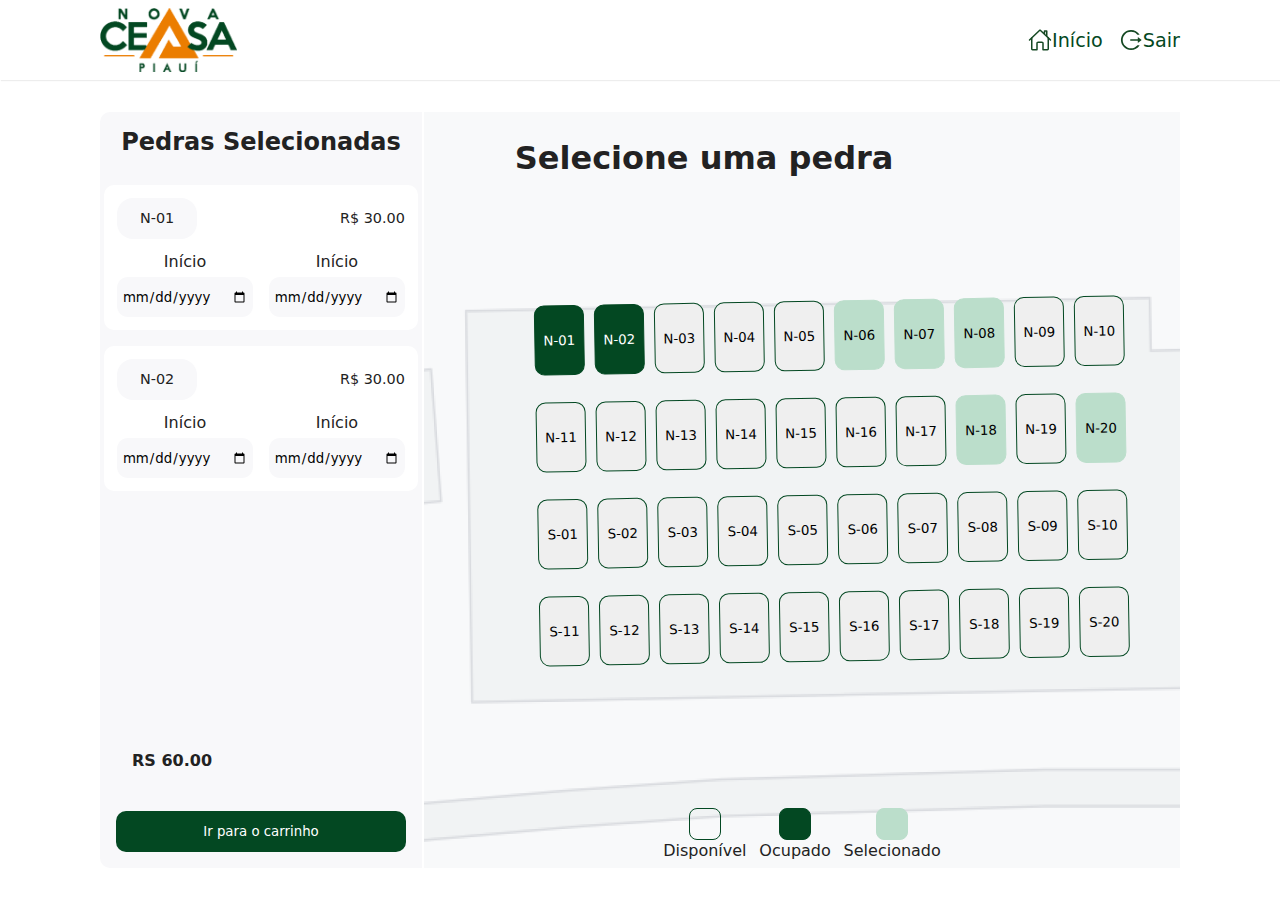
<file: index.html>
<!DOCTYPE html>
<html lang="pt-BR">
<head>
    <meta charset="UTF-8">
    <meta http-equiv="X-UA-Compatible" content="IE=edge">
    <meta name="viewport" content="width=device-width, initial-scale=1.0">
    <title>Ceasa +</title>
    <link rel="stylesheet" href="./styles/home.css">
    <link rel="stylesheet" href="https://cdn.jsdelivr.net/npm/bootstrap-icons@1.10.5/font/bootstrap-icons.css">
</head>
<body>
    <div id="drawer">
        <div class="header_drawer">
            <h1>Olá,<br/> Josè Araújo</h1>
            <button class="btn_drawer_close"><i class="bi bi-x"></i></button>
        </div>
        <nav>
            <ul>
                <li>
                    <button class="header_button">
                        <svg width="24" height="24" viewBox="0 0 24 24" fill="none" xmlns="http://www.w3.org/2000/svg">
                            <path d="M0 3.75C0 3.55109 0.0790176 3.36032 0.21967 3.21967C0.360322 3.07902 0.551088 3 0.75 3H3C3.1673 3.00005 3.32978 3.05603 3.4616 3.15904C3.59342 3.26205 3.68701 3.40618 3.7275 3.5685L4.335 6H21.75C21.8639 6.00003 21.9763 6.02602 22.0787 6.07598C22.1811 6.12594 22.2708 6.19857 22.3409 6.28836C22.411 6.37814 22.4598 6.48272 22.4834 6.59416C22.5071 6.7056 22.5051 6.82096 22.4775 6.9315L20.2275 15.9315C20.187 16.0938 20.0934 16.238 19.9616 16.341C19.8298 16.444 19.6673 16.5 19.5 16.5H6C5.8327 16.5 5.67022 16.444 5.5384 16.341C5.40658 16.238 5.31299 16.0938 5.2725 15.9315L2.415 4.5H0.75C0.551088 4.5 0.360322 4.42098 0.21967 4.28033C0.0790176 4.13968 0 3.94891 0 3.75ZM4.71 7.5L6.585 15H18.915L20.79 7.5H4.71ZM7.5 19.5C7.10218 19.5 6.72064 19.658 6.43934 19.9393C6.15804 20.2206 6 20.6022 6 21C6 21.3978 6.15804 21.7794 6.43934 22.0607C6.72064 22.342 7.10218 22.5 7.5 22.5C7.89782 22.5 8.27936 22.342 8.56066 22.0607C8.84196 21.7794 9 21.3978 9 21C9 20.6022 8.84196 20.2206 8.56066 19.9393C8.27936 19.658 7.89782 19.5 7.5 19.5ZM4.5 21C4.5 20.2044 4.81607 19.4413 5.37868 18.8787C5.94129 18.3161 6.70435 18 7.5 18C8.29565 18 9.05871 18.3161 9.62132 18.8787C10.1839 19.4413 10.5 20.2044 10.5 21C10.5 21.7956 10.1839 22.5587 9.62132 23.1213C9.05871 23.6839 8.29565 24 7.5 24C6.70435 24 5.94129 23.6839 5.37868 23.1213C4.81607 22.5587 4.5 21.7956 4.5 21ZM18 19.5C17.6022 19.5 17.2206 19.658 16.9393 19.9393C16.658 20.2206 16.5 20.6022 16.5 21C16.5 21.3978 16.658 21.7794 16.9393 22.0607C17.2206 22.342 17.6022 22.5 18 22.5C18.3978 22.5 18.7794 22.342 19.0607 22.0607C19.342 21.7794 19.5 21.3978 19.5 21C19.5 20.6022 19.342 20.2206 19.0607 19.9393C18.7794 19.658 18.3978 19.5 18 19.5ZM15 21C15 20.2044 15.3161 19.4413 15.8787 18.8787C16.4413 18.3161 17.2044 18 18 18C18.7956 18 19.5587 18.3161 20.1213 18.8787C20.6839 19.4413 21 20.2044 21 21C21 21.7956 20.6839 22.5587 20.1213 23.1213C19.5587 23.6839 18.7956 24 18 24C17.2044 24 16.4413 23.6839 15.8787 23.1213C15.3161 22.5587 15 21.7956 15 21Z" fill="#144822"/>
                         </svg>
                        <a href="./cart.html">Carrinho</a>
                    </button>
                </li>
                <li>
                    <button class="header_button">
                        <svg width="24" height="24" viewBox="0 0 24 24" fill="#144822" xmlns="http://www.w3.org/2000/svg">
                            <path d="M20.3438 17.1563H18.6961C18.5836 17.1563 18.4781 17.2055 18.4078 17.2922C18.2437 17.4914 18.068 17.6836 17.8828 17.8664C17.1255 18.6245 16.2285 19.2286 15.2414 19.6453C14.2187 20.0773 13.1195 20.2989 12.0094 20.2969C10.8867 20.2969 9.79922 20.0766 8.77734 19.6453C7.79022 19.2286 6.89322 18.6245 6.13594 17.8664C5.3773 17.111 4.77238 16.2155 4.35469 15.2297C3.92109 14.2078 3.70313 13.1227 3.70313 12C3.70313 10.8774 3.92344 9.79222 4.35469 8.77035C4.77188 7.78363 5.37188 6.89535 6.13594 6.13363C6.9 5.37191 7.78828 4.77191 8.77734 4.35472C9.79922 3.92347 10.8867 3.70316 12.0094 3.70316C13.132 3.70316 14.2195 3.92113 15.2414 4.35472C16.2305 4.77191 17.1187 5.37191 17.8828 6.13363C18.068 6.31879 18.2414 6.51097 18.4078 6.70785C18.4781 6.79457 18.5859 6.84379 18.6961 6.84379H20.3438C20.4914 6.84379 20.5828 6.67972 20.5008 6.5555C18.7031 3.76175 15.5578 1.91254 11.9836 1.92191C6.36797 1.93597 1.86563 6.49457 1.92188 12.1032C1.97813 17.6227 6.47344 22.0782 12.0094 22.0782C15.5742 22.0782 18.7055 20.2313 20.5008 17.4446C20.5805 17.3203 20.4914 17.1563 20.3438 17.1563ZM22.4273 11.8524L19.1016 9.22738C18.9773 9.12894 18.7969 9.218 18.7969 9.37504V11.1563H11.4375C11.3344 11.1563 11.25 11.2407 11.25 11.3438V12.6563C11.25 12.7594 11.3344 12.8438 11.4375 12.8438H18.7969V14.625C18.7969 14.7821 18.9797 14.8711 19.1016 14.7727L22.4273 12.1477C22.4498 12.1302 22.4679 12.1077 22.4803 12.0822C22.4928 12.0566 22.4993 12.0285 22.4993 12C22.4993 11.9716 22.4928 11.9435 22.4803 11.9179C22.4679 11.8923 22.4498 11.8699 22.4273 11.8524Z" fill="#144822"/>
                        </svg>
                        <a href="./login.html">Sair</a>
                    </button>
                </li>
            </ul>
        </nav>
    </div>
    <header>
      <div class="container_header">
        <img src="./assets/logo.png" alt="">
        <button class="btn_drawer"><i class="bi bi-list"></i></button>
        <nav>
            <ul>
                <li>
                    <button class="header_button">
                        <svg width="24" height="24" viewBox="0 0 24 24" fill="none" xmlns="http://www.w3.org/2000/svg">
                            <path fill-rule="evenodd" clip-rule="evenodd" d="M3.75 9.1875C4.16421 9.1875 4.5 9.52329 4.5 9.9375V21H8.25V15.375C8.25 14.8777 8.44754 14.4008 8.79917 14.0492C9.1508 13.6975 9.62772 13.5 10.125 13.5H13.875C14.3723 13.5 14.8492 13.6975 15.2008 14.0492C15.5525 14.4008 15.75 14.8777 15.75 15.375V21H19.5V9.9375C19.5 9.52329 19.8358 9.1875 20.25 9.1875C20.6642 9.1875 21 9.52329 21 9.9375V21C21 21.3978 20.842 21.7794 20.5607 22.0607C20.2794 22.342 19.8978 22.5 19.5 22.5H15C14.5858 22.5 14.25 22.1642 14.25 21.75V15.375C14.25 15.2755 14.2105 15.1802 14.1402 15.1098C14.0698 15.0395 13.9745 15 13.875 15H10.125C10.0255 15 9.93016 15.0395 9.85983 15.1098C9.78951 15.1802 9.75 15.2755 9.75 15.375V21.75C9.75 22.1642 9.41421 22.5 9 22.5H4.5C4.10218 22.5 3.72065 22.342 3.43934 22.0607C3.15804 21.7794 3 21.3978 3 21V9.9375C3 9.52329 3.33579 9.1875 3.75 9.1875Z" fill="#144822"/>
                            <path fill-rule="evenodd" clip-rule="evenodd" d="M13.0393 1.90552L15.75 4.50035V3.00004C15.75 2.58582 16.0858 2.25004 16.5 2.25004H18.75C19.1642 2.25004 19.5 2.58582 19.5 3.00004V8.09004L23.0186 11.4583C23.3178 11.7447 23.3282 12.2194 23.0418 12.5187C22.7554 12.8179 22.2806 12.8282 21.9814 12.5418L12.015 3.00151C12.0105 3.00111 12.0055 3.00086 12.0002 3.00085C11.9948 3.00084 11.9897 3.00108 11.985 3.0015L2.01862 12.5418C1.71941 12.8282 1.24465 12.8179 0.958217 12.5187C0.67179 12.2194 0.682159 11.7447 0.981378 11.4583L10.9613 1.90491C11.2673 1.59474 11.6842 1.50029 12.0029 1.50086C12.3203 1.50143 12.7358 1.59665 13.0393 1.90552ZM18 6.65416V3.75004H17.25V5.93622L18 6.65416Z" fill="#144822"/>
                        </svg>
                        <a href="./index.html">Início</a>
                    </button>
                    <li>
                        <button class="header_button">
                            <svg width="24" height="24" viewBox="0 0 24 24" fill="#144822" xmlns="http://www.w3.org/2000/svg">
                                <path d="M20.3438 17.1563H18.6961C18.5836 17.1563 18.4781 17.2055 18.4078 17.2922C18.2437 17.4914 18.068 17.6836 17.8828 17.8664C17.1255 18.6245 16.2285 19.2286 15.2414 19.6453C14.2187 20.0773 13.1195 20.2989 12.0094 20.2969C10.8867 20.2969 9.79922 20.0766 8.77734 19.6453C7.79022 19.2286 6.89322 18.6245 6.13594 17.8664C5.3773 17.111 4.77238 16.2155 4.35469 15.2297C3.92109 14.2078 3.70313 13.1227 3.70313 12C3.70313 10.8774 3.92344 9.79222 4.35469 8.77035C4.77188 7.78363 5.37188 6.89535 6.13594 6.13363C6.9 5.37191 7.78828 4.77191 8.77734 4.35472C9.79922 3.92347 10.8867 3.70316 12.0094 3.70316C13.132 3.70316 14.2195 3.92113 15.2414 4.35472C16.2305 4.77191 17.1187 5.37191 17.8828 6.13363C18.068 6.31879 18.2414 6.51097 18.4078 6.70785C18.4781 6.79457 18.5859 6.84379 18.6961 6.84379H20.3438C20.4914 6.84379 20.5828 6.67972 20.5008 6.5555C18.7031 3.76175 15.5578 1.91254 11.9836 1.92191C6.36797 1.93597 1.86563 6.49457 1.92188 12.1032C1.97813 17.6227 6.47344 22.0782 12.0094 22.0782C15.5742 22.0782 18.7055 20.2313 20.5008 17.4446C20.5805 17.3203 20.4914 17.1563 20.3438 17.1563ZM22.4273 11.8524L19.1016 9.22738C18.9773 9.12894 18.7969 9.218 18.7969 9.37504V11.1563H11.4375C11.3344 11.1563 11.25 11.2407 11.25 11.3438V12.6563C11.25 12.7594 11.3344 12.8438 11.4375 12.8438H18.7969V14.625C18.7969 14.7821 18.9797 14.8711 19.1016 14.7727L22.4273 12.1477C22.4498 12.1302 22.4679 12.1077 22.4803 12.0822C22.4928 12.0566 22.4993 12.0285 22.4993 12C22.4993 11.9716 22.4928 11.9435 22.4803 11.9179C22.4679 11.8923 22.4498 11.8699 22.4273 11.8524Z" fill="#144822"/>
                            </svg>
                            <a href="./login.html">Sair</a>
                        </button>
                    </li>
                </button>
                <!-- <li><a href="./cart.html">Carrinho</a></li> -->
            </ul>
        </nav>
      </div>
    </header>
    <main>
        <div class="container_content">
            <div class="selected_batch">
                <h2>Pedras Selecionadas</h2>
                <div class="batches_list">
                    <div class="card">
                        <div class="card_header">
                            <span>
                                <p>N-01</p>
                            </span>
                            <p>R$ 30.00</p>
                        </div>
                        <div class="card_body">
                            <div class="date_picker">
                                <label for="start_date_picker">Início</label>
                                <input type="date" name="start_date_picker" id="start_date_picker">
                            </div>
                            <div class="date_picker">
                                <label for="start_date_picker">Início</label>
                                <input type="date" name="start_date_picker" id="start_date_picker">
                            </div>
                        </div>
                    </div>
                    <div class="card">
                        <div class="card_header">
                            <span>
                                <p>N-02</p>
                            </span>
                            <p>R$ 30.00</p>
                        </div>
                        <div class="card_body">
                            <div class="date_picker">
                                <label for="start_date_picker">Início</label>
                                <input type="date" name="start_date_picker" id="start_date_picker">
                            </div>
                            <div class="date_picker">
                                <label for="start_date_picker">Início</label>
                                <input type="date" name="start_date_picker" id="start_date_picker">
                            </div>
                        </div>
                    </div>
                </div>
                <div class="total_price">
                    <strong>RS 60.00</strong>
                </div>
                <a href="./cart.html">
                    <button>Ir para o carrinho</button>
                </a>

            </div>
            <div class="container_batchs">
                <div class="title">
                    <h2>Selecione uma pedra</h2>
                </div>
                <div class="status">
                    <div class="indicator_container"><span class="status_indicator_card "></span>Disponível</div>
                    <div class="indicator_container"><span class="status_indicator_card occuped"></span>Ocupado</div>
                    <div class="indicator_container"><span class="status_indicator_card selected"></span>Selecionado</div>
                </div>
                <div class="list_batchs">
                    <button class="batch selected">N-01</button>
                    <button class="batch selected">N-02</button>
                    <button class="batch">N-03</button>
                    <button class="batch">N-04</button>
                    <button class="batch">N-05</button>
                    <button class="batch occuped">N-06</button>
                    <button class="batch occuped">N-07</button>
                    <button class="batch occuped">N-08</button>
                    <button class="batch">N-09</button>
                    <button class="batch">N-10</button>
                    <button class="batch">N-11</button>
                    <button class="batch">N-12</button>
                    <button class="batch">N-13</button>
                    <button class="batch">N-14</button>
                    <button class="batch">N-15</button>
                    <button class="batch">N-16</button>
                    <button class="batch">N-17</button>
                    <button class="batch occuped">N-18</button>
                    <button class="batch">N-19</button>
                    <button class="batch occuped">N-20</button>
                    <button class="batch">S-01</button>
                    <button class="batch">S-02</button>
                    <button class="batch">S-03</button>
                    <button class="batch">S-04</button>
                    <button class="batch">S-05</button>
                    <button class="batch">S-06</button>
                    <button class="batch">S-07</button>
                    <button class="batch">S-08</button>
                    <button class="batch">S-09</button>
                    <button class="batch">S-10</button>
                    <button class="batch">S-11</button>
                    <button class="batch">S-12</button>
                    <button class="batch">S-13</button>
                    <button class="batch">S-14</button>
                    <button class="batch">S-15</button>
                    <button class="batch">S-16</button>
                    <button class="batch">S-17</button>
                    <button class="batch">S-18</button>
                    <button class="batch">S-19</button>
                    <button class="batch">S-20</button>
                </div>
                
                <div class="footer_btn">
                    <button>Add ao Carrinho</button>
                </div>
            </div>
        </div>
    </main>

    <script src="./scripts/index.js"></script>
</body>
</html>
</file>
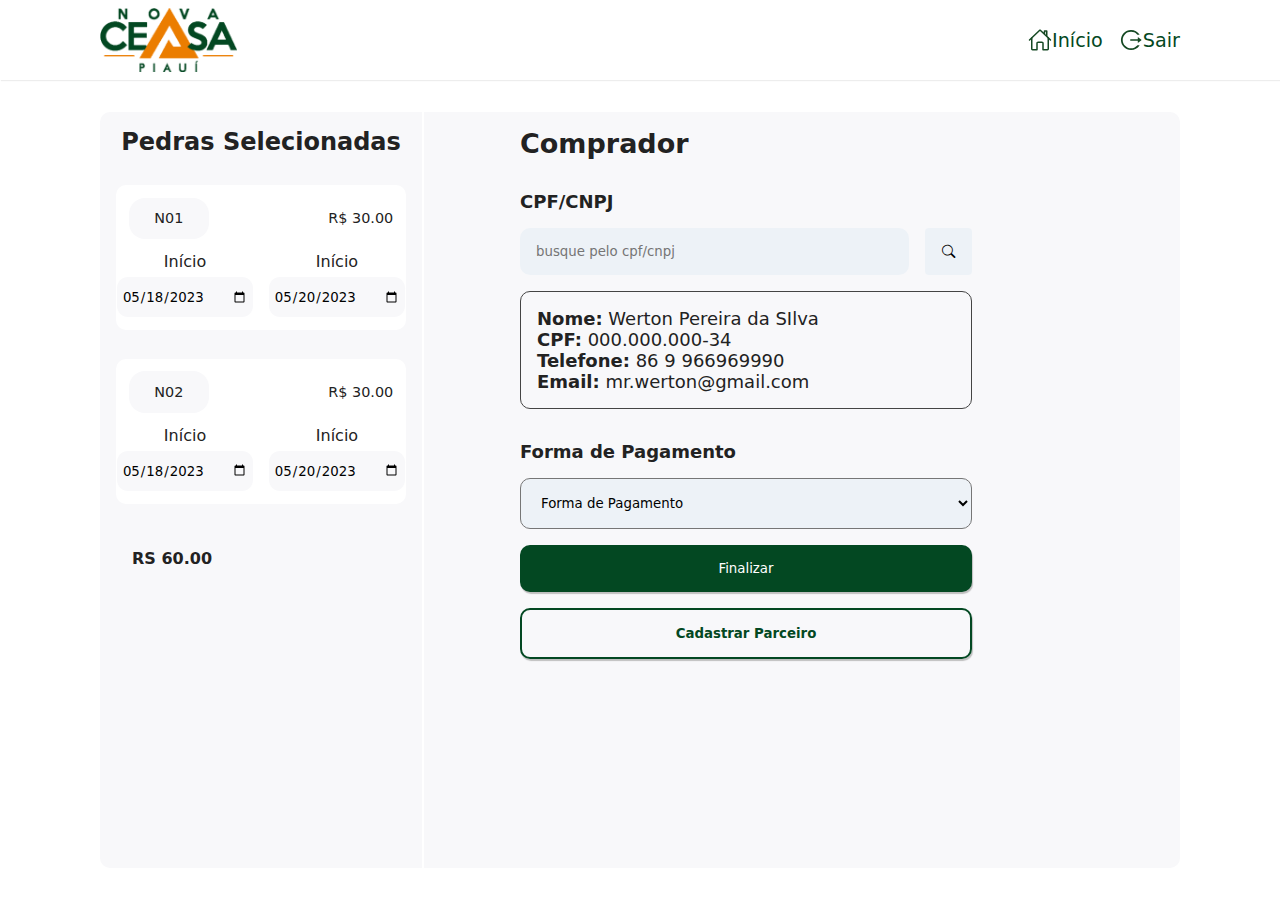
<file: cart.html>
<!DOCTYPE html>
<html lang="pt-BR">
<head>
    <meta charset="UTF-8">
    <meta http-equiv="X-UA-Compatible" content="IE=edge">
    <meta name="viewport" content="width=device-width, initial-scale=1.0">
    <title>Ceasa +</title>
    <link rel="stylesheet" href="./styles/home.css">
    <link rel="stylesheet" href="https://cdn.jsdelivr.net/npm/bootstrap-icons@1.10.5/font/bootstrap-icons.css">
</head>
<body>
    <div id="drawer">
        <div class="header_drawer">
            <h1>Olá,<br/> Josè Araújo</h1>
            <button class="btn_drawer_close"><i class="bi bi-x"></i></button>
        </div>
        <nav>
            <ul>
                <li>
                    <button class="header_button">
                        <svg width="24" height="24" viewBox="0 0 24 24" fill="none" xmlns="http://www.w3.org/2000/svg">
                            <path fill-rule="evenodd" clip-rule="evenodd" d="M3.75 9.1875C4.16421 9.1875 4.5 9.52329 4.5 9.9375V21H8.25V15.375C8.25 14.8777 8.44754 14.4008 8.79917 14.0492C9.1508 13.6975 9.62772 13.5 10.125 13.5H13.875C14.3723 13.5 14.8492 13.6975 15.2008 14.0492C15.5525 14.4008 15.75 14.8777 15.75 15.375V21H19.5V9.9375C19.5 9.52329 19.8358 9.1875 20.25 9.1875C20.6642 9.1875 21 9.52329 21 9.9375V21C21 21.3978 20.842 21.7794 20.5607 22.0607C20.2794 22.342 19.8978 22.5 19.5 22.5H15C14.5858 22.5 14.25 22.1642 14.25 21.75V15.375C14.25 15.2755 14.2105 15.1802 14.1402 15.1098C14.0698 15.0395 13.9745 15 13.875 15H10.125C10.0255 15 9.93016 15.0395 9.85983 15.1098C9.78951 15.1802 9.75 15.2755 9.75 15.375V21.75C9.75 22.1642 9.41421 22.5 9 22.5H4.5C4.10218 22.5 3.72065 22.342 3.43934 22.0607C3.15804 21.7794 3 21.3978 3 21V9.9375C3 9.52329 3.33579 9.1875 3.75 9.1875Z" fill="#144822"/>
                            <path fill-rule="evenodd" clip-rule="evenodd" d="M13.0393 1.90552L15.75 4.50035V3.00004C15.75 2.58582 16.0858 2.25004 16.5 2.25004H18.75C19.1642 2.25004 19.5 2.58582 19.5 3.00004V8.09004L23.0186 11.4583C23.3178 11.7447 23.3282 12.2194 23.0418 12.5187C22.7554 12.8179 22.2806 12.8282 21.9814 12.5418L12.015 3.00151C12.0105 3.00111 12.0055 3.00086 12.0002 3.00085C11.9948 3.00084 11.9897 3.00108 11.985 3.0015L2.01862 12.5418C1.71941 12.8282 1.24465 12.8179 0.958217 12.5187C0.67179 12.2194 0.682159 11.7447 0.981378 11.4583L10.9613 1.90491C11.2673 1.59474 11.6842 1.50029 12.0029 1.50086C12.3203 1.50143 12.7358 1.59665 13.0393 1.90552ZM18 6.65416V3.75004H17.25V5.93622L18 6.65416Z" fill="#144822"/>
                        </svg>
                        <a href="./index.html">Início</a>
                    </button>
                </li>
                
                <li>
                    <button class="header_button">
                        <svg width="24" height="24" viewBox="0 0 24 24" fill="#144822" xmlns="http://www.w3.org/2000/svg">
                            <path d="M20.3438 17.1563H18.6961C18.5836 17.1563 18.4781 17.2055 18.4078 17.2922C18.2437 17.4914 18.068 17.6836 17.8828 17.8664C17.1255 18.6245 16.2285 19.2286 15.2414 19.6453C14.2187 20.0773 13.1195 20.2989 12.0094 20.2969C10.8867 20.2969 9.79922 20.0766 8.77734 19.6453C7.79022 19.2286 6.89322 18.6245 6.13594 17.8664C5.3773 17.111 4.77238 16.2155 4.35469 15.2297C3.92109 14.2078 3.70313 13.1227 3.70313 12C3.70313 10.8774 3.92344 9.79222 4.35469 8.77035C4.77188 7.78363 5.37188 6.89535 6.13594 6.13363C6.9 5.37191 7.78828 4.77191 8.77734 4.35472C9.79922 3.92347 10.8867 3.70316 12.0094 3.70316C13.132 3.70316 14.2195 3.92113 15.2414 4.35472C16.2305 4.77191 17.1187 5.37191 17.8828 6.13363C18.068 6.31879 18.2414 6.51097 18.4078 6.70785C18.4781 6.79457 18.5859 6.84379 18.6961 6.84379H20.3438C20.4914 6.84379 20.5828 6.67972 20.5008 6.5555C18.7031 3.76175 15.5578 1.91254 11.9836 1.92191C6.36797 1.93597 1.86563 6.49457 1.92188 12.1032C1.97813 17.6227 6.47344 22.0782 12.0094 22.0782C15.5742 22.0782 18.7055 20.2313 20.5008 17.4446C20.5805 17.3203 20.4914 17.1563 20.3438 17.1563ZM22.4273 11.8524L19.1016 9.22738C18.9773 9.12894 18.7969 9.218 18.7969 9.37504V11.1563H11.4375C11.3344 11.1563 11.25 11.2407 11.25 11.3438V12.6563C11.25 12.7594 11.3344 12.8438 11.4375 12.8438H18.7969V14.625C18.7969 14.7821 18.9797 14.8711 19.1016 14.7727L22.4273 12.1477C22.4498 12.1302 22.4679 12.1077 22.4803 12.0822C22.4928 12.0566 22.4993 12.0285 22.4993 12C22.4993 11.9716 22.4928 11.9435 22.4803 11.9179C22.4679 11.8923 22.4498 11.8699 22.4273 11.8524Z" fill="#144822"/>
                        </svg>
                        <a href="./login.html">Sair</a>
                    </button>
                </li>
            </ul>
        </nav>
    </div>
    <header>
      <div class="container_header">
        <img src="./assets/logo.png" alt="">

        <button class="btn_drawer"><i class="bi bi-list"></i></button>
        <nav>
            <ul>
                <nav>
                    <ul>
                        <li>
                            <button class="header_button">
                                <svg width="24" height="24" viewBox="0 0 24 24" fill="none" xmlns="http://www.w3.org/2000/svg">
                                    <path fill-rule="evenodd" clip-rule="evenodd" d="M3.75 9.1875C4.16421 9.1875 4.5 9.52329 4.5 9.9375V21H8.25V15.375C8.25 14.8777 8.44754 14.4008 8.79917 14.0492C9.1508 13.6975 9.62772 13.5 10.125 13.5H13.875C14.3723 13.5 14.8492 13.6975 15.2008 14.0492C15.5525 14.4008 15.75 14.8777 15.75 15.375V21H19.5V9.9375C19.5 9.52329 19.8358 9.1875 20.25 9.1875C20.6642 9.1875 21 9.52329 21 9.9375V21C21 21.3978 20.842 21.7794 20.5607 22.0607C20.2794 22.342 19.8978 22.5 19.5 22.5H15C14.5858 22.5 14.25 22.1642 14.25 21.75V15.375C14.25 15.2755 14.2105 15.1802 14.1402 15.1098C14.0698 15.0395 13.9745 15 13.875 15H10.125C10.0255 15 9.93016 15.0395 9.85983 15.1098C9.78951 15.1802 9.75 15.2755 9.75 15.375V21.75C9.75 22.1642 9.41421 22.5 9 22.5H4.5C4.10218 22.5 3.72065 22.342 3.43934 22.0607C3.15804 21.7794 3 21.3978 3 21V9.9375C3 9.52329 3.33579 9.1875 3.75 9.1875Z" fill="#144822"/>
                                    <path fill-rule="evenodd" clip-rule="evenodd" d="M13.0393 1.90552L15.75 4.50035V3.00004C15.75 2.58582 16.0858 2.25004 16.5 2.25004H18.75C19.1642 2.25004 19.5 2.58582 19.5 3.00004V8.09004L23.0186 11.4583C23.3178 11.7447 23.3282 12.2194 23.0418 12.5187C22.7554 12.8179 22.2806 12.8282 21.9814 12.5418L12.015 3.00151C12.0105 3.00111 12.0055 3.00086 12.0002 3.00085C11.9948 3.00084 11.9897 3.00108 11.985 3.0015L2.01862 12.5418C1.71941 12.8282 1.24465 12.8179 0.958217 12.5187C0.67179 12.2194 0.682159 11.7447 0.981378 11.4583L10.9613 1.90491C11.2673 1.59474 11.6842 1.50029 12.0029 1.50086C12.3203 1.50143 12.7358 1.59665 13.0393 1.90552ZM18 6.65416V3.75004H17.25V5.93622L18 6.65416Z" fill="#144822"/>
                                </svg>
                                <a href="./index.html">Início</a>
                            </button>
                        </li>
                        <li>
                            <button class="header_button">
                                <svg width="24" height="24" viewBox="0 0 24 24" fill="#144822" xmlns="http://www.w3.org/2000/svg">
                                    <path d="M20.3438 17.1563H18.6961C18.5836 17.1563 18.4781 17.2055 18.4078 17.2922C18.2437 17.4914 18.068 17.6836 17.8828 17.8664C17.1255 18.6245 16.2285 19.2286 15.2414 19.6453C14.2187 20.0773 13.1195 20.2989 12.0094 20.2969C10.8867 20.2969 9.79922 20.0766 8.77734 19.6453C7.79022 19.2286 6.89322 18.6245 6.13594 17.8664C5.3773 17.111 4.77238 16.2155 4.35469 15.2297C3.92109 14.2078 3.70313 13.1227 3.70313 12C3.70313 10.8774 3.92344 9.79222 4.35469 8.77035C4.77188 7.78363 5.37188 6.89535 6.13594 6.13363C6.9 5.37191 7.78828 4.77191 8.77734 4.35472C9.79922 3.92347 10.8867 3.70316 12.0094 3.70316C13.132 3.70316 14.2195 3.92113 15.2414 4.35472C16.2305 4.77191 17.1187 5.37191 17.8828 6.13363C18.068 6.31879 18.2414 6.51097 18.4078 6.70785C18.4781 6.79457 18.5859 6.84379 18.6961 6.84379H20.3438C20.4914 6.84379 20.5828 6.67972 20.5008 6.5555C18.7031 3.76175 15.5578 1.91254 11.9836 1.92191C6.36797 1.93597 1.86563 6.49457 1.92188 12.1032C1.97813 17.6227 6.47344 22.0782 12.0094 22.0782C15.5742 22.0782 18.7055 20.2313 20.5008 17.4446C20.5805 17.3203 20.4914 17.1563 20.3438 17.1563ZM22.4273 11.8524L19.1016 9.22738C18.9773 9.12894 18.7969 9.218 18.7969 9.37504V11.1563H11.4375C11.3344 11.1563 11.25 11.2407 11.25 11.3438V12.6563C11.25 12.7594 11.3344 12.8438 11.4375 12.8438H18.7969V14.625C18.7969 14.7821 18.9797 14.8711 19.1016 14.7727L22.4273 12.1477C22.4498 12.1302 22.4679 12.1077 22.4803 12.0822C22.4928 12.0566 22.4993 12.0285 22.4993 12C22.4993 11.9716 22.4928 11.9435 22.4803 11.9179C22.4679 11.8923 22.4498 11.8699 22.4273 11.8524Z" fill="#144822"/>
                                </svg>
                                <a href="./login.html">Sair</a>
                            </button>
                        </li>
                    </ul>
                </nav>
            </ul>
        </nav>
      </div>
    </header>
    <main>
        <div class="container_content">
            <div class="selected_batch">
                <h2>Pedras Selecionadas</h2>
                <div class="card">
                    <div class="card_header">
                        <span>
                            <p>N01</p>
                        </span>
                        <p>R$ 30.00</p>
                    </div>
                    <div class="card_body">
                        <div class="date_picker">
                            <label for="start_date_picker">Início</label>
                            <input value="2023-05-18"  type="date" name="start_date_picker" id="start_date_picker">
                        </div>
                        <div class="date_picker">
                            <label for="start_date_picker">Início</label>
                            <input value="2023-05-20"  type="date" name="start_date_picker" id="start_date_picker">
                        </div>
                    </div>
                </div>
                <div class="card">
                    <div class="card_header">
                        <span>
                            <p>N02</p>
                        </span>
                        <p>R$ 30.00</p>
                    </div>
                    <div class="card_body">
                        <div class="date_picker">
                            <label for="start_date_picker">Início</label>
                            <input value="2023-05-18"  type="date" name="start_date_picker" id="start_date_picker">
                        </div>
                        <div class="date_picker">
                            <label for="start_date_picker">Início</label>
                            <input value="2023-05-20"  type="date" name="start_date_picker" id="start_date_picker">
                        </div>
                    </div>
                </div>
                <div class="total_price">
                   <strong>RS 60.00</strong>
                </div>
            </div>
            <div class="container_checkout">
               <div class="itens_selected">
                <div class="total_price">
                    <strong>RS 60.00</strong>
                 </div>
                <div class="list_horizontal">
                    <div class="card">
                        <div class="card_header">
                            <span>
                                <p>N01</p>
                            </span>
                            <p>R$ 30.00</p>
                        </div>
                        <div class="card_body">
                            <div class="date_picker">
                                <label for="start_date_picker">Início</label>
                                <input value="2023-05-18"  type="date" name="start_date_picker" id="start_date_picker">
                            </div>
                            <div class="date_picker">
                                <label for="start_date_picker">Início</label>
                                <input value="2023-05-20"  type="date" name="start_date_picker" id="start_date_picker">
                            </div>
                        </div>
                    </div>
                    <div class="card">
                        <div class="card_header">
                            <span>
                                <p>N02</p>
                            </span>
                            <p>R$ 30.00</p>
                        </div>
                        <div class="card_body">
                            <div class="date_picker">
                                <label for="start_date_picker">Início</label>
                                <input value="2023-05-18"  type="date" name="start_date_picker" id="start_date_picker">
                            </div>
                            <div class="date_picker">
                                <label for="start_date_picker">Início</label>
                                <input value="2023-05-20"  type="date" name="start_date_picker" id="start_date_picker">
                            </div>
                        </div>
                    </div>
                </div>
            </div>
            <h2>Comprador</h2>
            <label for="search">
                <strong>CPF/CNPJ</strong> 
            </label>
            <div id="search" class="cotainer_input_search">
                <input placeholder="busque pelo cpf/cnpj" type="text">
                <button><i class="bi bi-search"></i></button>
            </div>
            <div class="details_client">
                <p> <strong>Nome:</strong> Werton Pereira da SIlva</p>
                <p> <strong>CPF:</strong> 000.000.000-34</p>
                <p> <strong>Telefone:</strong> 86 9 966969990</p>
                <p> <strong>Email:</strong> mr.werton@gmail.com</p>
            </div>
            
            <label for="search">
                <strong>Forma de Pagamento</strong> 
            </label>
            <div class="cotainer_input_search">
                <select class="payment" name="payment" id="payment">
                    <option value="Forma de Pagamento" selected disabled>Forma de Pagamento</option>
                    <option value="pix">Pix</option>
                    <option value="especie">Espécie</option>
                </select>
            </div>
            <button class="finish_button">Finalizar</button>
            <button class="register_button">Cadastrar Parceiro</button>
        </div>
        </div>
    </main>

    <script src="./scripts/index.js"></script>
</body>
</html>
</file>
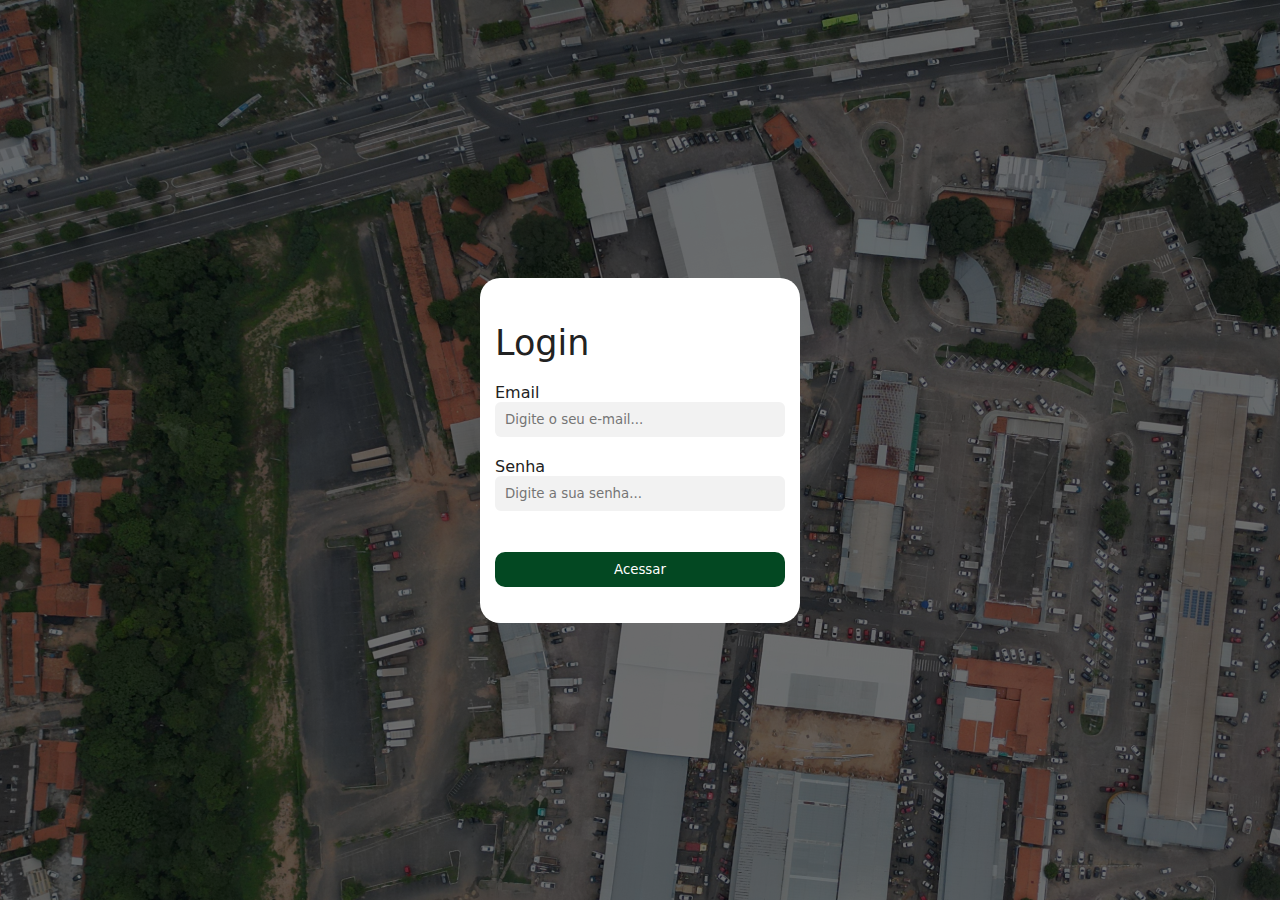
<file: login.html>
<!DOCTYPE html>
<html lang="pt-BR">
<head>
    <meta charset="UTF-8">
    <meta http-equiv="X-UA-Compatible" content="IE=edge">
    <meta name="viewport" content="width=device-width, initial-scale=1.0">
    <title>Ceasa +</title>
    <link rel="stylesheet" href="./styles/login.css">
    <link rel="stylesheet" href="https://cdn.jsdelivr.net/npm/bootstrap-icons@1.10.5/font/bootstrap-icons.css">
</head>
<body>
    <div id = "login_square">
        <div id = "login_header">
            Login
        </div>

        <div id="login_body">
                <label for="inputStyle">Email</label>
                <input class="inputStyle" placeholder="Digite o seu e-mail...">
                <label for="inputStyle">Senha</label>
                <input class="inputStyle" placeholder="Digite a sua senha..." type="password">
        </div>  

        <div id="login_footer">
            <button id="buttonOne">
                <a href="./index.html">
                    Acessar
                </a>
            </button>
            <!-- <button id="buttonTwo">Cadastre-se</button> -->
        </div>

    </div>
        

</body>
</file>
<file: styles/home.css>
* {
  margin: 0;
  padding: 0;
  box-sizing: border-box;
  font-family: system-ui, -apple-system, BlinkMacSystemFont, "Segoe UI", Roboto, Oxygen, Ubuntu, Cantarell, "Open Sans", "Helvetica Neue", sans-serif;
}

button {
  cursor: pointer;
  border: 0;
}

input {
  outline: 0;
  border: 0;
}
input:focus {
  outline: 0;
  border: 0;
}

li, a {
  list-style: none;
  text-decoration: none;
  color: #222;
}

body {
  min-width: 100vw;
  min-height: 100vh;
  width: 100%;
  height: 100%;
  overflow: hidden;
  display: grid;
  grid-template-rows: min(80px, 10vh) 1fr;
  font-size: 16px;
  color: #222;
}

header {
  width: 100%;
  box-shadow: 1px 1px 1px hsl(0, 0%, 93%);
}
header .container_header {
  height: 100%;
  display: flex;
  align-items: center;
  justify-content: space-between;
  max-width: 1080px;
  margin: 0 auto;
}
header .container_header img {
  object-fit: contain;
  height: 80%;
}
header .container_header .btn_drawer {
  display: none;
}
header .container_header nav ul {
  display: flex;
  gap: 1rem;
}
header .container_header nav .header_button {
  background-color: transparent;
  display: flex;
  align-items: center;
}
header .container_header nav .header_button a {
  font-size: 1.2rem;
  color: #034822;
}
header .container_header nav .header_button:hover {
  border-radius: 5px;
  background-color: rgba(3, 72, 34, 0.2235294118);
}
@media (max-width: 768px) {
  header .container_header {
    padding: 0 2rem;
  }
  header .container_header .btn_drawer {
    display: flex;
  }
  header .container_header h1 {
    display: none;
  }
  header .container_header nav {
    display: none;
  }
}

#drawer {
  visibility: hidden;
  position: fixed;
  left: -100%;
  top: 0;
  background-color: white;
  height: 100vh;
  width: 90%;
  z-index: 111;
  transition: 0.8s ease-in-out;
}
#drawer .header_drawer {
  width: 100%;
  display: flex;
  align-items: center;
  justify-content: space-between;
  padding: 1rem;
}
#drawer .header_drawer button {
  padding: 0.5rem;
  font-size: 1.2rem;
  display: flex;
  align-items: center;
  justify-content: center;
  border-radius: 10px;
}
#drawer nav {
  margin: 4rem;
  height: 100%;
}
#drawer nav ul {
  height: 100%;
  flex: 1;
  display: flex;
  flex-direction: column;
  align-items: center;
  justify-content: flex-start;
  gap: 1rem;
}
#drawer nav ul li a {
  font-size: 1.5rem;
}
#drawer nav ul li a:hover {
  color: #034822;
}
#drawer nav ul .header_button {
  background-color: transparent;
  display: flex;
  align-items: center;
}
#drawer nav ul .header_button a {
  font-size: 1.2rem;
  color: #034822;
}
#drawer nav ul .header_button:hover {
  border-radius: 5px;
  background-color: rgba(3, 72, 34, 0.2235294118);
}
#drawer.visible {
  visibility: visible;
  left: 0;
}

.btn_drawer {
  padding: 0.5rem;
  font-size: 1.2rem;
  display: flex;
  align-items: center;
  justify-content: center;
  border-radius: 10px;
}

main {
  width: 100%;
  height: 100%;
  padding: 2rem 0;
  overflow: hidden;
}
@media (max-width: 768px) {
  main {
    padding: 2rem;
    padding: 0.4rem 0.5rem;
    overflow-y: auto;
    max-height: 90vh;
  }
}
main .container_content {
  max-width: 1080px;
  height: 100%;
  margin: 0 auto;
  border-radius: 10px;
  background-color: #f8f8fa;
  display: grid;
  grid-template-columns: 30% 1fr;
}
main .container_content .selected_batch {
  display: flex;
  flex-direction: column;
  align-items: center;
  position: relative;
  padding: 1rem;
  border-right: 2px solid #fff;
  overflow-y: auto;
  gap: 0.8rem;
}
main .container_content .selected_batch > h2 {
  font-size: 1.5rem;
  text-align: center;
  margin-bottom: 1rem;
}
main .container_content .selected_batch .batches_list {
  overflow: hidden;
  flex-grow: 1;
}
main .container_content .selected_batch a {
  width: 100%;
}
main .container_content .selected_batch button {
  background-color: #034822;
  width: 100%;
  margin-top: 0.8rem;
  padding: 0.8rem;
  color: #fff;
  border-radius: 10px;
}
main .container_content .selected_batch .total_price {
  bottom: 10px;
  width: 100%;
  padding: 1rem;
  left: 0;
  background-color: #f8f8fa;
}
@media (max-width: 768px) {
  main .container_content .selected_batch {
    display: none;
  }
}
main .container_content .container_batchs {
  background-image: url(../assets/bg.png);
  background-position-y: center;
  background-position-x: center;
  object-fit: contain;
  display: flex;
  align-items: center;
  flex-direction: column;
  justify-content: center;
  position: relative;
}
main .container_content .container_batchs .title {
  position: absolute;
  left: 12%;
  top: 1.7rem;
}
main .container_content .container_batchs .title h2 {
  font-size: 2rem;
}
main .container_content .container_batchs .status {
  bottom: 0.5rem;
  width: 100%;
  position: absolute;
  display: flex;
  align-items: center;
  justify-content: center;
  gap: 0.8rem;
}
main .container_content .container_batchs .status .indicator_container {
  display: flex;
  align-items: center;
  flex-direction: column;
  gap: 0.8px;
}
main .container_content .container_batchs .status .indicator_container .status_indicator_card {
  width: 2rem;
  height: 2rem;
  border: 1px solid #034822;
  border-radius: 0.5rem;
}
main .container_content .container_batchs .status .indicator_container .status_indicator_card.occuped {
  background-color: #034822;
}
main .container_content .container_batchs .status .indicator_container .status_indicator_card.selected {
  background-color: #BBDECB;
  border: 1px solid #BBDECB;
}
main .container_content .container_batchs .list_batchs {
  width: 70%;
  height: 50%;
  gap: 10px;
  display: grid;
  grid-template-columns: repeat(10, 1fr);
  grid-template-rows: repeat(4, 1fr);
  transform: rotate(-1deg);
}
main .container_content .container_batchs .list_batchs .batch {
  display: flex;
  align-items: center;
  justify-content: center;
  border: 1px solid #034822;
  width: 50px;
  height: 70px;
  border-radius: 10px;
}
main .container_content .container_batchs .list_batchs .batch.occuped {
  border: 1px solid #BBDECB;
  background-color: #BBDECB;
}
main .container_content .container_batchs .list_batchs .batch.selected {
  border: 1px solid #034822;
  background-color: #034822;
  color: white;
}
main .container_content .container_batchs .footer_btn {
  display: none;
}
@media (max-width: 768px) {
  main .container_content .container_batchs {
    background-image: none;
    justify-content: flex-start;
    align-items: center;
    height: 97%;
    padding: 0;
    display: flex;
    gap: 1rem;
    flex-direction: column;
  }
  main .container_content .container_batchs .title {
    left: 0;
    top: 0;
    right: 0;
    bottom: 0;
    font-size: 1rem;
    position: relative;
  }
  main .container_content .container_batchs .status {
    position: relative;
    left: 0;
    top: 0;
    right: 0;
    bottom: 0;
  }
  main .container_content .container_batchs .list_batchs {
    position: relative;
    grid-template-columns: repeat(4, 1fr);
    grid-template-rows: repeat(10, 1fr);
    overflow-y: auto;
    position: relative;
    height: 450px;
    padding: 1rem 0;
    transform: none;
    margin-bottom: 3.2rem;
  }
  main .container_content .container_batchs .footer_btn {
    display: flex;
    position: absolute;
    align-items: center;
    justify-content: center;
    padding: 0.5rem;
    bottom: 0;
    left: 0;
    right: 0;
  }
  main .container_content .container_batchs .footer_btn button {
    border-radius: 10px;
    padding: 0.8rem;
    color: #edf2f7;
    background: #034822;
  }
}
@media (max-width: 768px) {
  main .container_content {
    padding: 0.8rem 0.5rem;
    display: flex;
    flex-direction: column;
    justify-content: flex-start;
  }
}

.container_checkout {
  display: flex;
  width: 80%;
  padding: 1rem 1rem 1rem 2rem;
  flex-direction: column;
  margin-left: 4rem;
  gap: 1rem;
  max-width: 500px;
  font-size: 18px;
}
.container_checkout label {
  margin-top: 1rem;
}
.container_checkout .cotainer_input_search {
  width: 100%;
  display: flex;
  gap: 1rem;
}
.container_checkout .cotainer_input_search input, .container_checkout .cotainer_input_search select {
  width: 100%;
  border-radius: 10px;
  padding: 1rem;
  background-color: #edf2f7;
}
.container_checkout .cotainer_input_search button {
  width: 50px;
  padding: 1rem;
  border-radius: 4px;
  background-color: #edf2f7;
}
.container_checkout .details_client {
  width: 100%;
  border: 1px solid #444;
  border-radius: 10px;
  gap: 0.8rem;
  padding: 1rem;
}
.container_checkout .finish_button {
  background-color: #034822;
  padding: 1rem;
  color: white;
  box-shadow: 1px 2px 1px #bfbfbf;
  border-radius: 10px;
}
.container_checkout .register_button {
  background-color: transparent;
  font-weight: bold;
  padding: 1rem;
  color: #034822;
  box-shadow: 1px 2px 1px #bfbfbf;
  border-radius: 10px;
  border: 2px solid #034822;
}
.container_checkout .itens_selected {
  display: none;
}
@media (max-width: 768px) {
  .container_checkout {
    max-width: 100%;
    padding: 0;
    margin: 0;
    width: 100%;
  }
  .container_checkout .itens_selected {
    display: flex;
    flex-direction: column;
  }
  .container_checkout .itens_selected .total_price {
    padding: 0.5rem 0;
  }
  .container_checkout .itens_selected .list_horizontal {
    display: flex;
    gap: 10px;
    overflow-x: auto;
  }
}

.card {
  width: 100%;
  background-color: white;
  margin-bottom: 1rem;
  border-radius: 10px;
  padding: 0.8rem;
}
.card .card_header {
  display: flex;
  align-items: center;
  justify-content: space-between;
}
.card .card_header p {
  font-size: 0.9rem;
}
.card .card_header span {
  padding: 0.8rem;
  width: 80px;
  display: flex;
  align-items: center;
  justify-content: center;
  background-color: #F8F8FA;
  border-radius: 1rem;
}
.card .card_body {
  margin-top: 0.8rem;
  display: flex;
  align-items: center;
  justify-content: center;
  gap: 1rem;
}
.card .card_body .date_picker {
  display: flex;
  flex-direction: column;
  align-items: center;
  gap: 0.4rem;
  justify-content: center;
}
.card .card_body .date_picker input {
  width: 100%;
  background-color: #f8f8fa;
  border-radius: 0.7rem;
  padding: 0.7rem 0.3rem;
}

/*# sourceMappingURL=home.css.map */
</file>
<file: styles/login.css>
* {
  margin: 0;
  padding: 0;
  box-sizing: border-box;
  font-family: system-ui, -apple-system, BlinkMacSystemFont, "Segoe UI", Roboto, Oxygen, Ubuntu, Cantarell, "Open Sans", "Helvetica Neue", sans-serif;
}

button {
  cursor: pointer;
  border: 0;
}

input {
  outline: 0;
  border: 0;
}
input:focus {
  outline: 0;
  border: 0;
}

li, a {
  list-style: none;
  text-decoration: none;
  color: #222;
}

body {
  min-width: 100vw;
  min-height: 100vh;
  width: 100%;
  height: 100%;
  overflow: hidden;
  display: grid;
  grid-template-rows: min(80px, 10vh) 1fr;
  font-size: 16px;
  color: #222;
}

body {
  background-image: url("../assets/login_bg.png");
  background-color: black;
  display: flex;
  justify-content: center;
  align-items: center;
  font-family: system-ui;
}

button {
  font-size: 16;
  padding: 10px;
  border-radius: 10px;
}

label {
  padding-top: 20px;
}

#login_square {
  background-color: white;
  width: 25%;
  height: 100%;
  min-width: 175px;
  min-height: 345px;
  text-align: left;
  border-radius: 20px;
  padding-left: 25px;
  padding-right: 25px;
  padding: 15px;
}

#login_header {
  font-size: 35px;
  padding-top: 30px;
}

#login_footer {
  display: flex;
  flex-direction: column;
  gap: 10px;
  padding-top: 16px;
}

#login_body {
  gap: 0px;
  padding-bottom: 25px;
  display: flex;
  flex-direction: column;
}

.placeholderLogin {
  display: flex;
  flex-direction: column;
}

.inputStyle {
  background-color: #F2F2F2;
  padding: 10px;
  border-radius: 6px;
}

#buttonOne {
  background-color: #034822;
  color: white;
}
#buttonOne a {
  color: white;
}

#buttonTwo {
  background-color: white;
  color: #034822;
  border-color: #034822;
  border: 3px solid #034822;
}

/*# sourceMappingURL=login.css.map */
</file>
